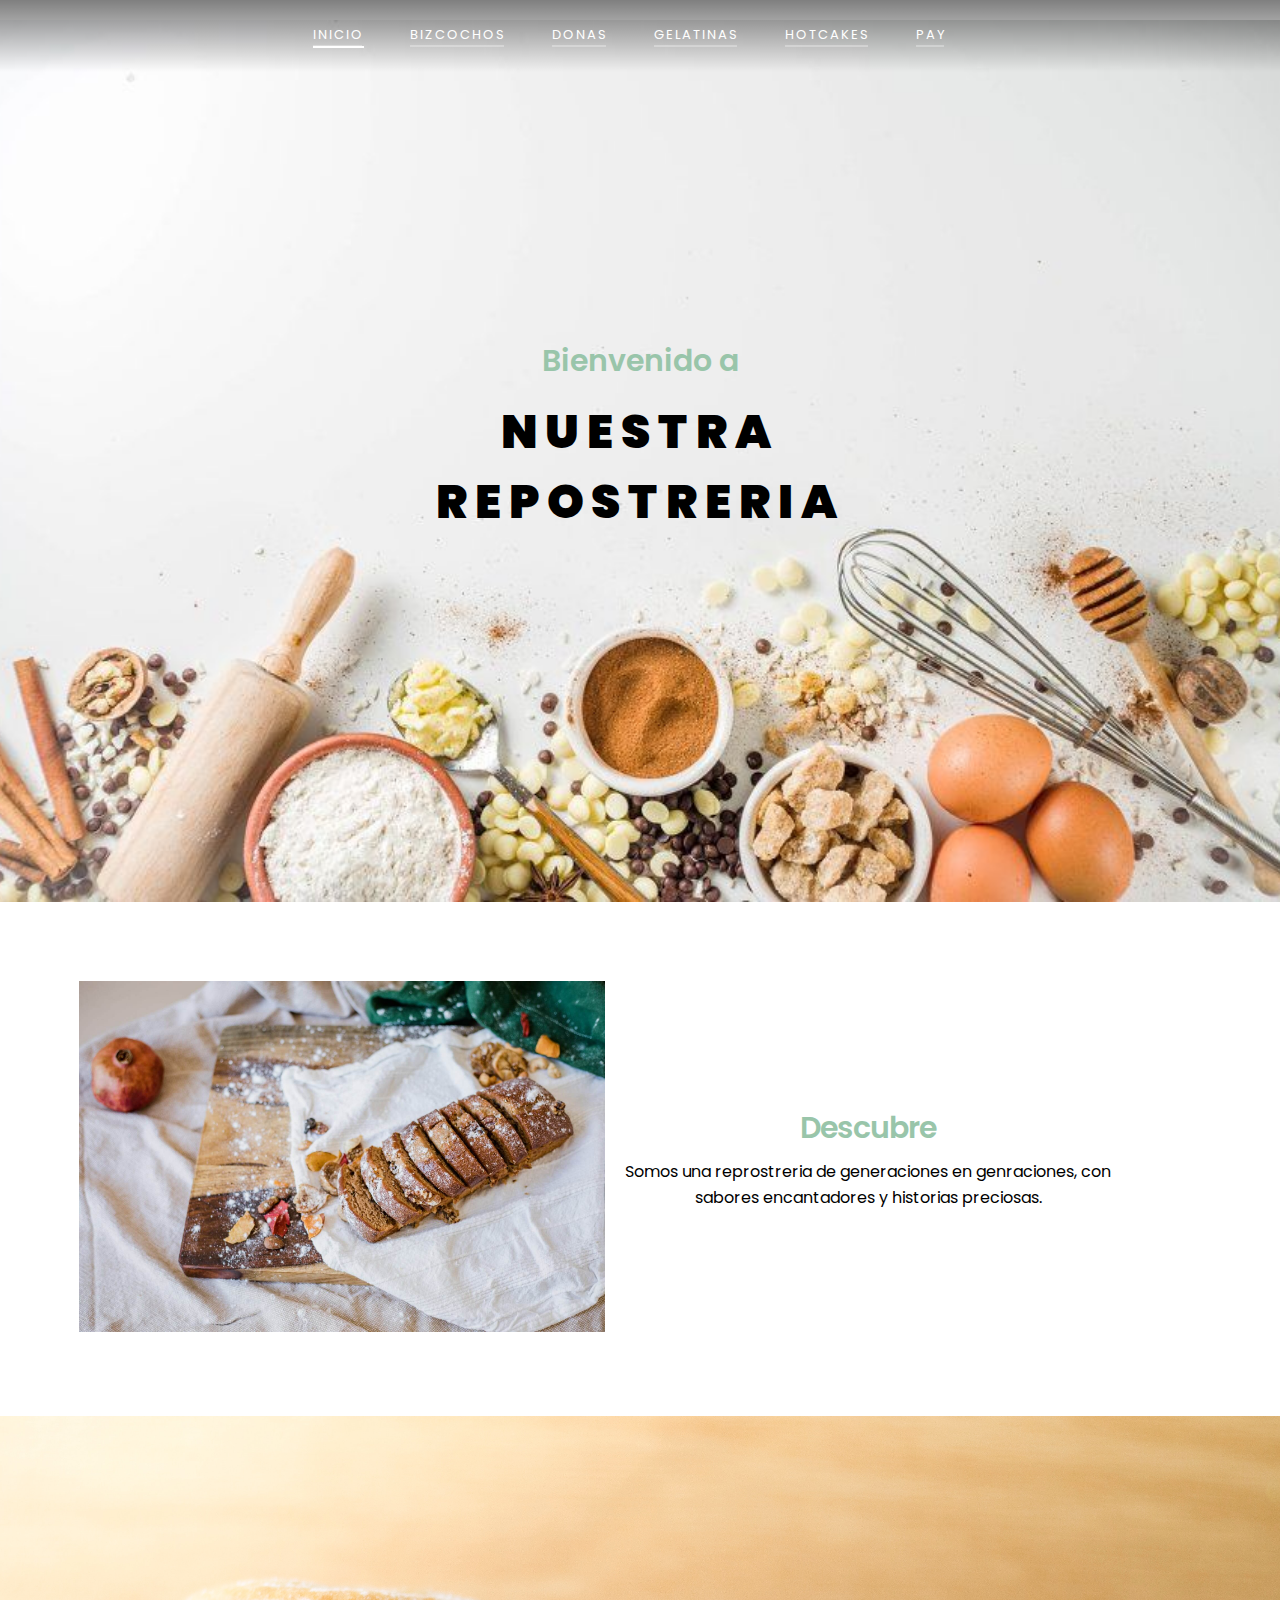
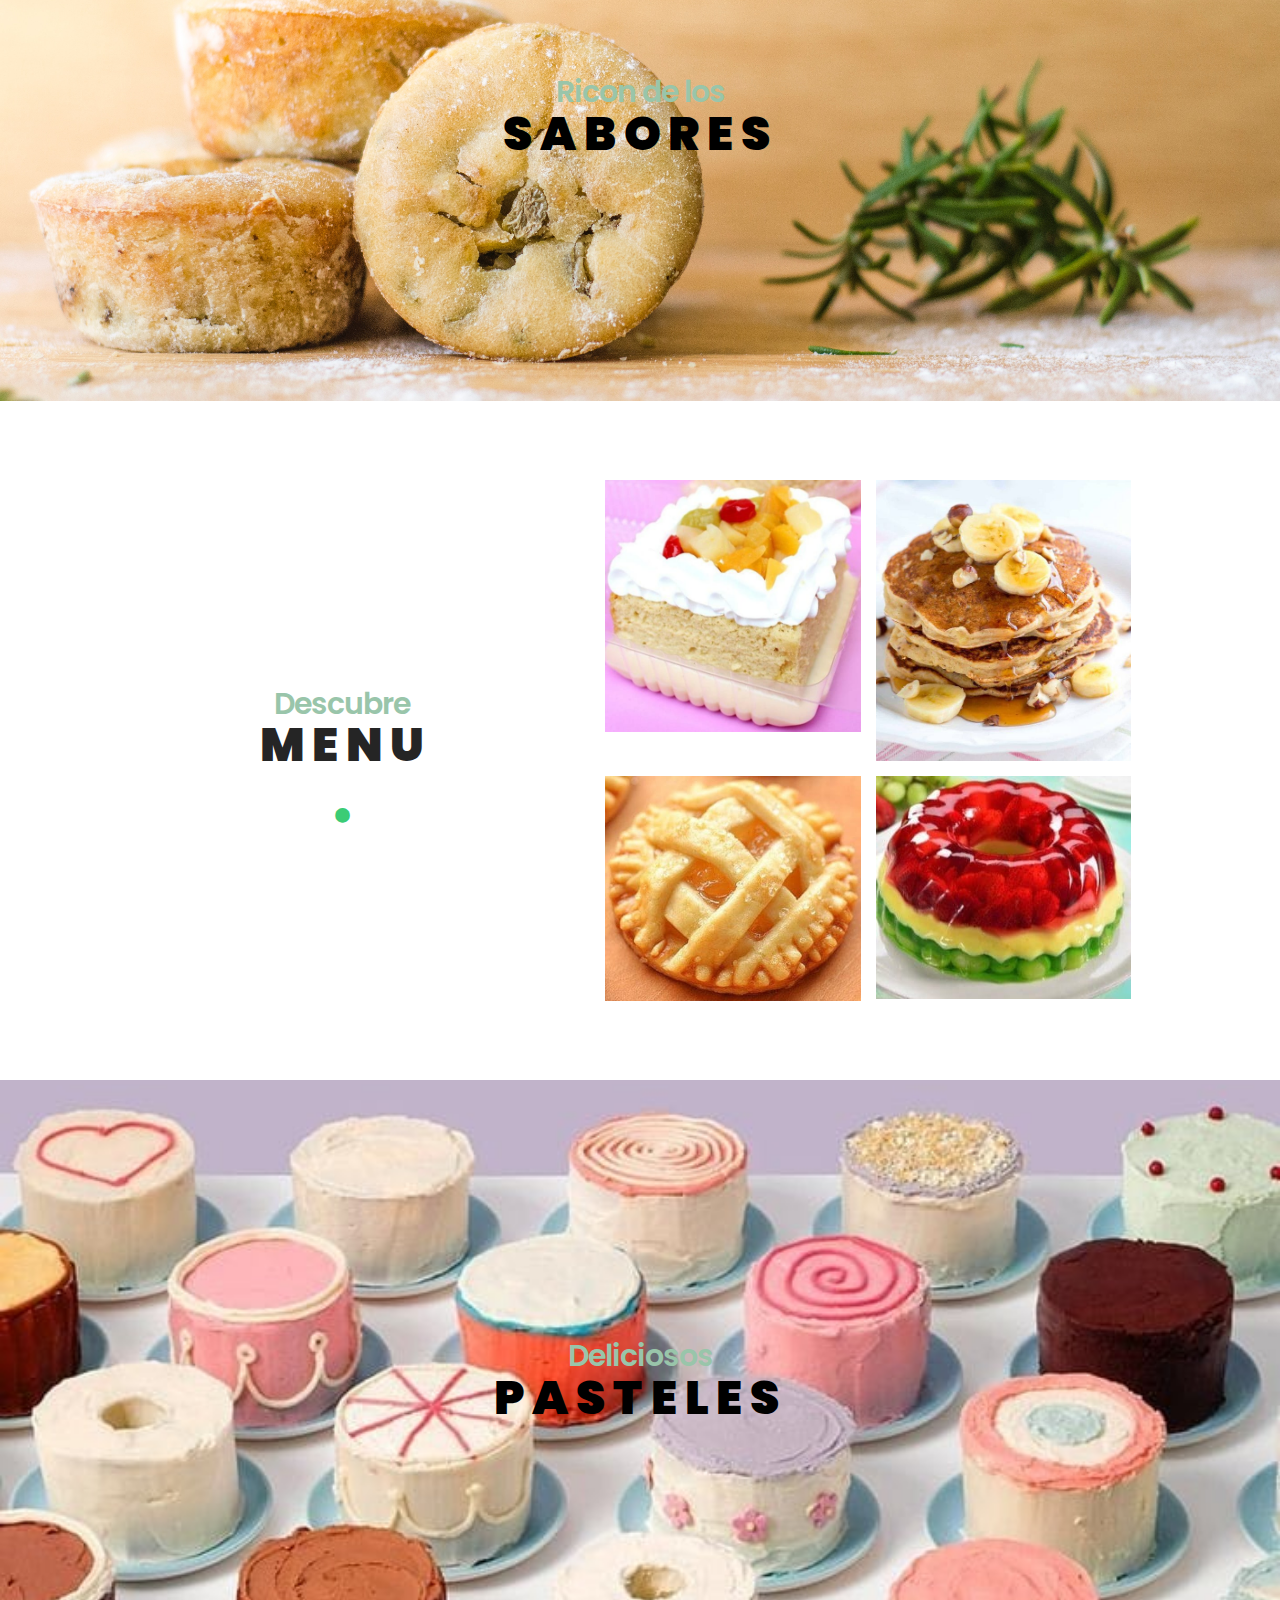
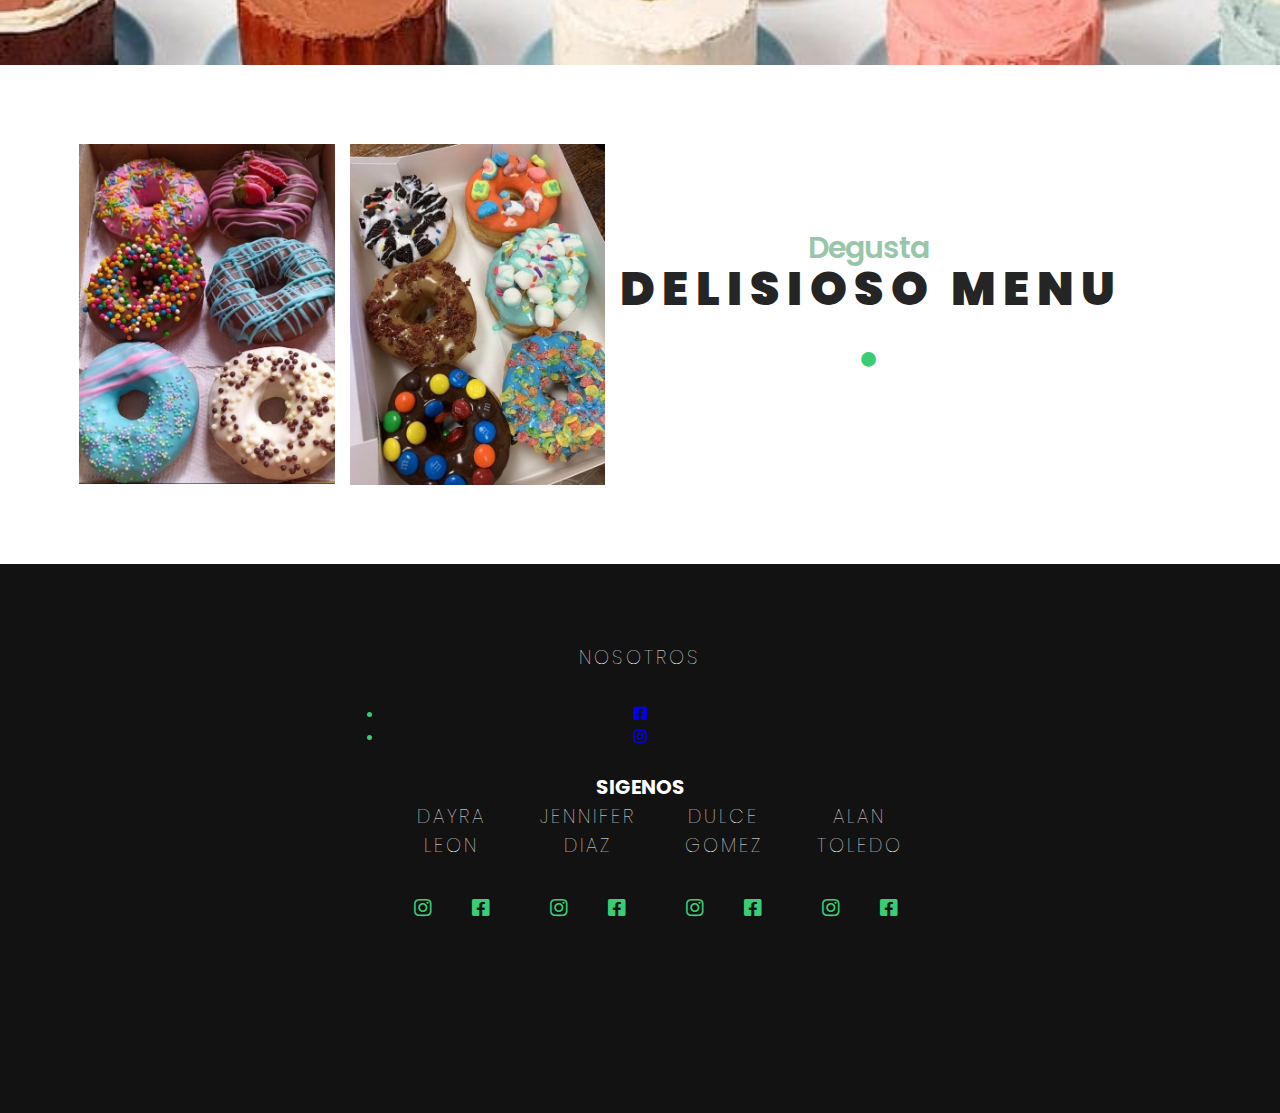
<file: index.html>
<!DOCTYPE html>
<html lang="en">
<head>
    <meta charset="UTF-8">
    <meta http-equiv="X-UA-Compatible" content="IE=edge">
    <meta name="viewport" content="width=device-width, initial-scale=1.0">
    <title>Restaurante</title>
    <link rel="stylesheet" href="https://cdnjs.cloudflare.com/ajax/libs/font-awesome/5.11.2/css/all.min.css">
    <link rel="stylesheet" href="css/style.css">
        <script type="text/javascript" src="js/funciones.js"></script>
    <a href="menu.html" class="nav-link">Menu</a>



</head>

<body>
    

    <header>
        <div class="containerr">
            <nav class="nav">
                <div class="menu-toggle">
                    <i class="fas fa-bars"></i>
                    <i class="fas fa-times"></i>
                </div>
                
                <ul class="nav-list" id="menu despegable">
                    <li class="nav-item">
                        <a href="index.html" class="nav-link active">Inicio</a>
                    </li>
                    <li class="nav-item">
                        <a href="menu.html" class="nav-link ">Bizcochos</a>
                    </li>
                    <li class="nav-item">
                        <a href="donas.html" class="nav-link ">Donas</a>
                    </li>
                    <li class="nav-item">
                        <a href="gala.html" class="nav-link ">Gelatinas</a>
                    </li>
                    <li class="nav-item">
                        <a href="cakes.html" class="nav-link ">HotCakes</a>
                    </li>
                    <li class="nav-item">
                        <a href="pies.html" class="nav-link ">Pay</a>
                    </li>
                </ul>
            </nav>
        </div>
    </header>


    <section class="hero" id="hero">
        <div class="containerr">
            <h2 class="h2-sub">
                <span class="fil">B</span>ienvenido a 
            </h2>
            <h1 class="head">Nuestra Repostreria</h1>
            <div class="he-des">
               
               
            </div>
        </div>
    </section>

    <section class="dis-sto">
        <div class="container">
            <div class="res-info">
                <div>
                    <img src="images/nosotros.jpg" >
                </div>
            
                <div class="res-des pad-rig">
                    <div class="global">
                        <h2 class="h2-sub">
                            <span class="fil">D</span>escubre
                        </h2>
                      
                        <div class="circle">
                       
                        </div>
                    </div>
                    
                    <p>
                    Somos una reprostreria
                    de generaciones en genraciones,
                    con sabores encantadores y historias
                    preciosas.
                    </p>
              

                </div>

            </div>
        </div>
    </section>


    <section class="taste bt">
        <div class="containerr">
            <div class="global">
                <h2 class="h2-sub">
                    <span class="fil">R</span>icon de los
                </h2>
                <h1 class="head">Sabores</h1>
            </div>
        </div>
    </section>


    <section class="disco">
        <div class="container">
            <div class="res-info">
                <div class="res-des">
                    <div class="global">
                        <h2 class="h2-sub">
                            <span class="fil">D</span>escubre
                        </h2>
                        <h1 class="head hea-dark">Menu</h1>
                        <div class="circle">
                            <i class="fas fa-circle"></i>
                        </div>
                    </div>
                  
                 
                </div>
                <div class="image-group pad-rig">
                    <img src="images/pass.jpg" alt="">
                    <img src="images/hott.jpg" alt="">
                    <img src="images/galleta.jpg" alt="">
                    <img src="images/lan.jpg" alt="">
                </div>

            </div>
        </div>
    </section>

    <section class="pb bt">
        <div class="containerr">
            <div class="global">
                <h2 class="h2-sub">
                    <span class="fil">D</span>eliciosos
                </h2>
                <h1 class="head">Pasteles</h1>
            </div>
        </div>
    </section>

    <section>
        <div class="container">
            <div class="res-info">

                <div class="image-group">
                    <img src="images/don.jpg" alt="">
                    <img src="images/onn.jpg" alt="">
                </div>
                <div class="res-des pad-rig">
                    <div class="global">
                        <h2 class="h2-sub">
                            <span class="fil">D</span>egusta
                        </h2>
                        <h1 class="head hea-dark">Delisioso menu</h1>
                        <div class="circle">
                            <i class="fas fa-circle"></i>
                        </div>
                    </div>
                   
                   
                </div>

            </div>
        </div>
    </section>


    <footer>
        <div class="container">
            <div class="footer-content">

                <div class="footer-content-about">
                    <h4>Nosotros</h4>
                    <div class="circle">
                        <li>
                            <a href="https://www.facebook.com/profile.php?id=100093002642078&mibextid=ZbWKwL"><i class="fab fa-facebook-square"></i></a>
                        </li>
                        <li>
                            <a href="https://instagram.com/elri_ncondelospostres?igshid=NTc4MTIwNjQ2YQ=="><i class="fab fa-instagram"></i></a>
                        </li>
                        
                       
                    </ul>   
                    </div>
                    <div>
                        <h1>SIGENOS</h1>
                    </div>
                <div class="footer-div">
                    <div class="social-media">
                       
                        <h4>dayra leon</h4>
                        <ul class="social-icons">
                            <li>
                                <a href="https://instagram.com/day_lizd?igshid=MzNlNGNkZWQ4Mg=="><i class="fab fa-instagram"></i></a>
                            </li>
                            <li>
                                <a href="https://www.facebook.com/lizbeth.leon.37604?mibextid=ZbWKwL"><i class="fab fa-facebook-square"></i></a>
                            </li>
                              
                          
                    </div>
                    <div>
                        <div class="footer-div">
                            <div class="social-media">
                                <h4>Jennifer diaz</h4>
                                <ul class="social-icons">
                                    
                                    <li>
                                        <a href="https://instagram.com/jenni.bg?igshid=MzNlNGNkZWQ4Mg=="><i class="fab fa-instagram"></i></a>
                                    </li>
                                    <li>
                                        <a href="https://www.facebook.com/jenni.diazgordillo?mibextid=ZbWKwL"><i class="fab fa-facebook-square"></i></a>
                                    </li>
                                   
                      
                    </div>

                </div>

            </div>
            <div class="footer-div">
                <div class="social-media">
                    <h4>Dulce Gomez</h4>
                    <ul class="social-icons">
                        
                        <li>
                            <a href="https://instagram.com/dulcemartinez.1?igshid=MzNlNGNkZWQ4Mg=="><i class="fab fa-instagram"></i></a>
                        </li>
                        <li>
                            <a href="https://www.facebook.com/profile.php?id=100024989650439&mibextid=ZbWKwL"><i class="fab fa-facebook-square"></i></a>
                        </li>
                             
                    </div>

                </div>
                <div class="footer-div">
                    <div class="social-media">
                        <h4>Alan Toledo</h4>
                        <ul class="social-icons">
                            
                            <li>
                                <a href="https://instagram.com/alantoledo85?igshid=ZGUzMzM3NWJiOQ=="><i class="fab fa-instagram"></i></a>
                            </li>
                            <li>
                                <a href="https://www.facebook.com/profile.php?id=100084521655590&mibextid=ZbWKwL"><i class="fab fa-facebook-square"></i></a>
                            </li>
                                 
                        </div>
    
                    </div>
                
                       
        </div>
    </footer>

    <script>

        const selectElement = function(element) {
            return document.querySelector(element);
        }


        let menuToggle = selectElement('.menu-toggle');
        let body = selectElement('body');

        menuToggle.addEventListener('click', function(){
            body.classList.toggle('open');
        })

    </script>
	<div class="fb-comments" data-href="https://dulcemargo01.github.io/RILU/" data-width="100%" data-numposts="5"></div>
    
</body>
</html>
</file>
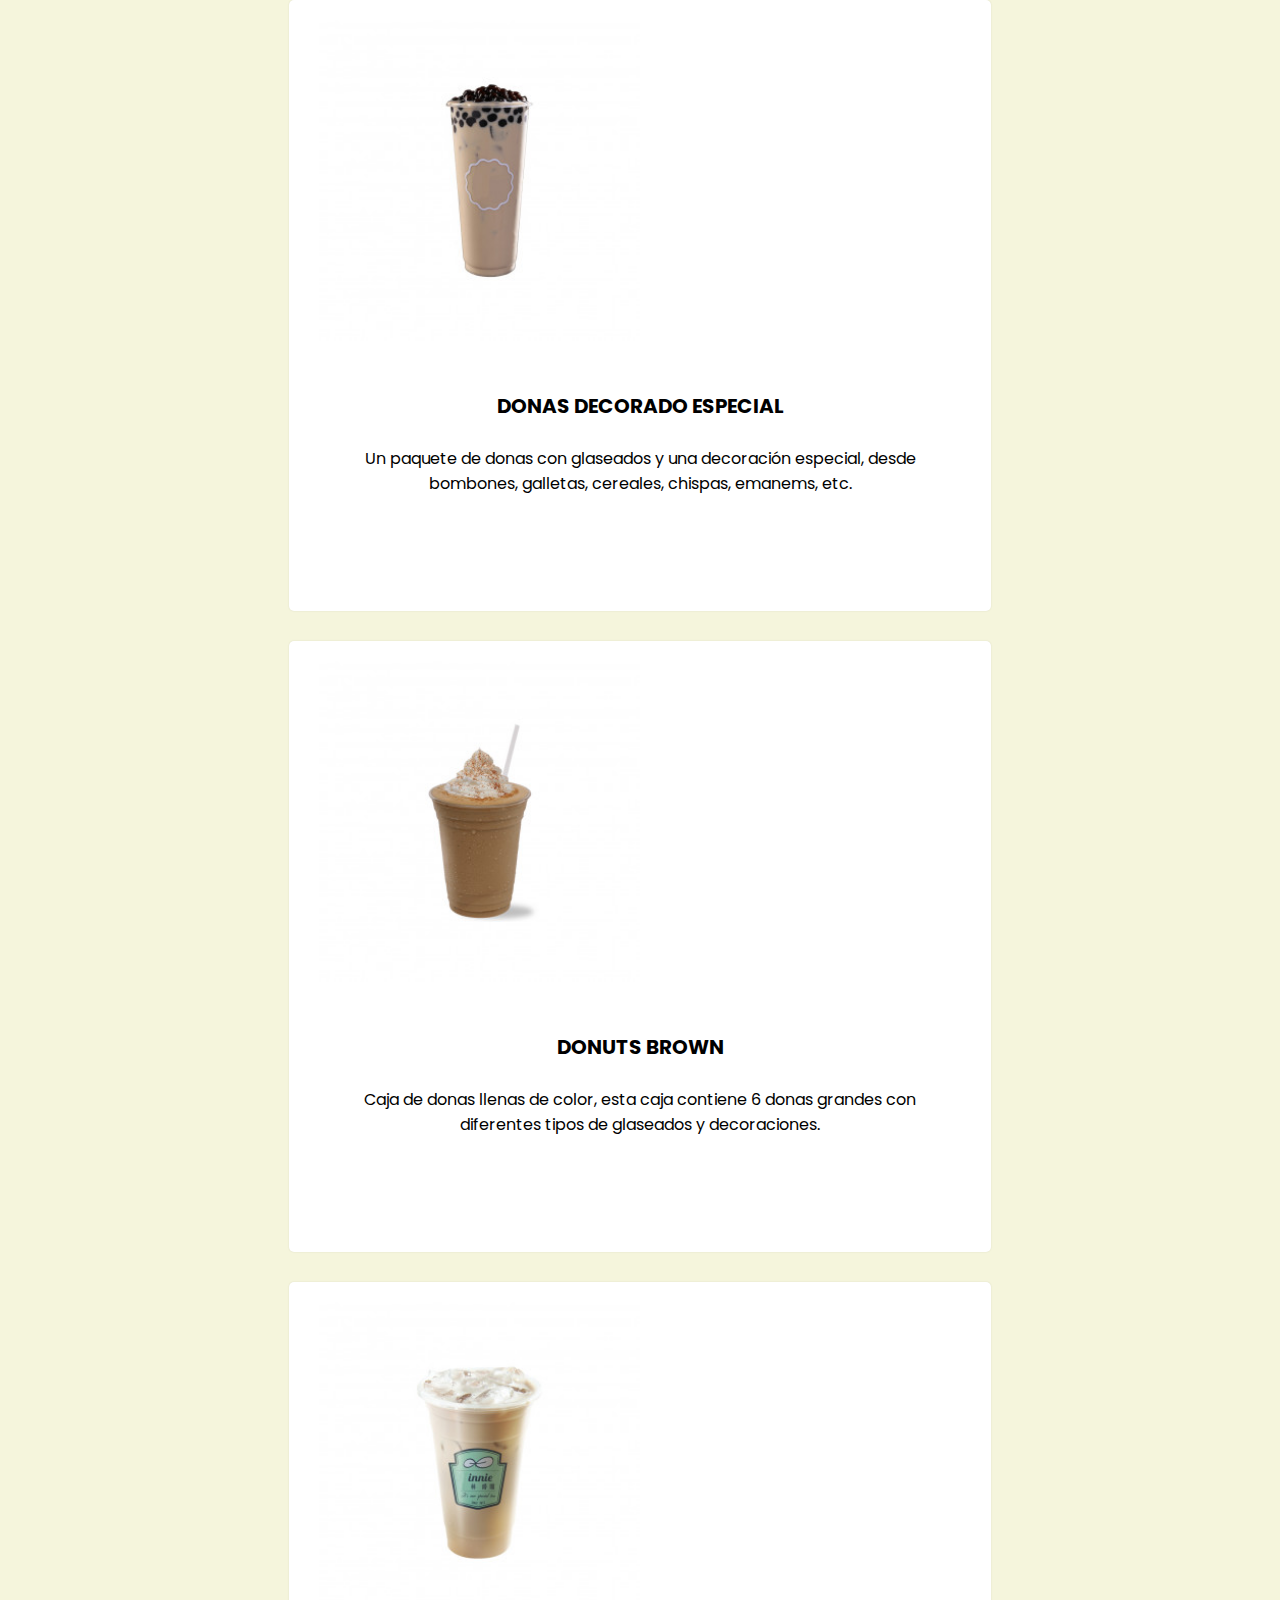
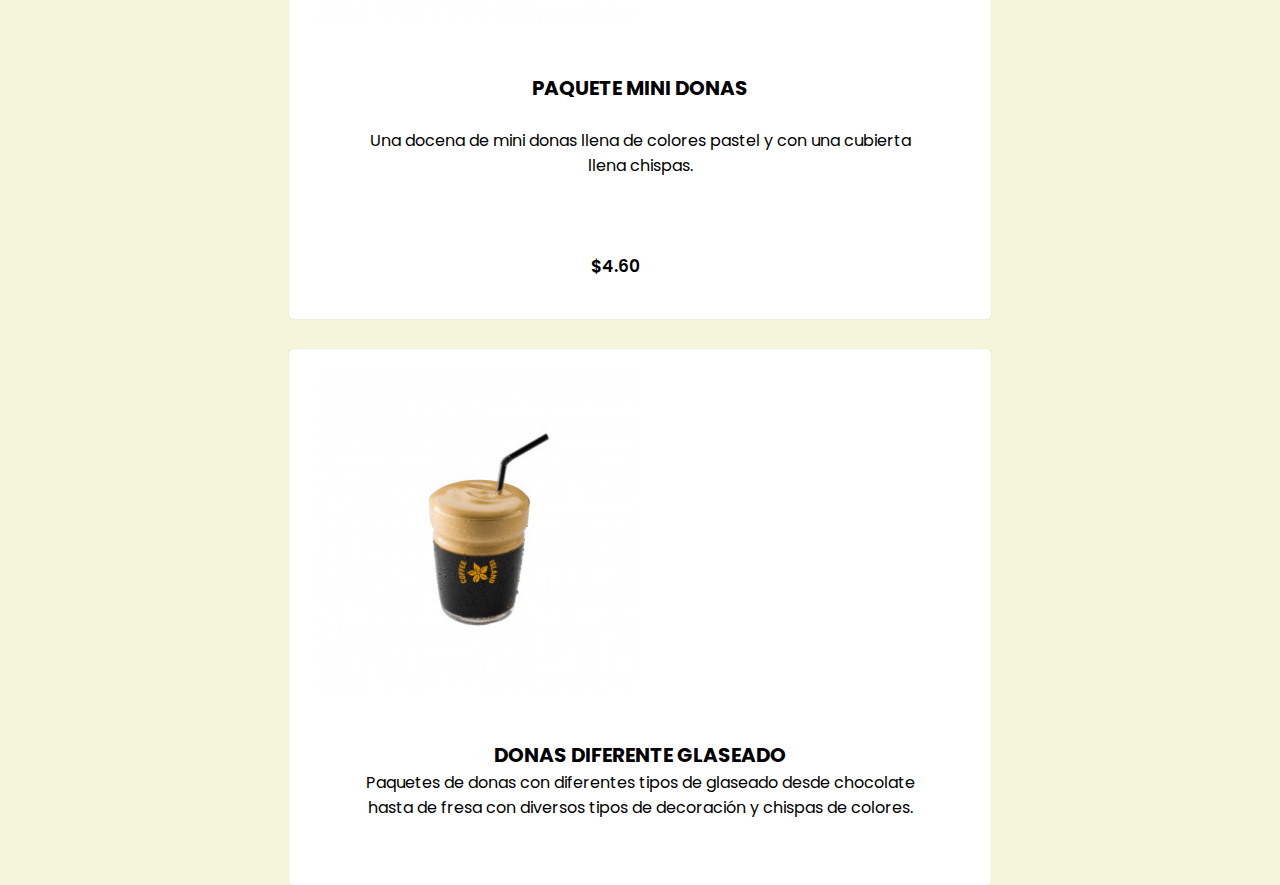
<file: bebidas.html>
<!DOCTYPE html>
<html lang="en">
<head>
	<meta charset="UTF-8">
	<meta http-equiv="X-UA-Compatible" content="IE=edge">
	<meta name="viewport" content="width=device-width, initial-scale=1.0">
	<link rel="stylesheet" href="css/menu.css">
	<title>Document</title>
</head>
<style>
    body
    {
        background: beige;
    }
</style>
<body>

	<div class="container">
        <div class="productos">
            <div class="container-img">
                <img src="images/cafe-ingles.jpg" alt="Cafe Irish">
                <div class="texto">
                    <h1>DONAS DECORADO ESPECIAL</h1>
                    <p>	
                        <br>Un paquete de donas con glaseados y una decoración especial, desde bombones, galletas, cereales, chispas, emanems, etc.
                        </p>
                </div>
                <span class="discount">-13%</span>
                <div class="button">
                    <span>
                        <i class="fa-regular fa-eye"></i>
                    </span>
                    <span>
                        <i class="fa-regular fa-heart"></i>
                    </span>
                    <span>
                        <i class="fa-regular fa-code-compare"></i>
                    </span>
                </div>
            </div> 
            <div class="contenido">
                <div class="stars">
                  
                </div>
               
                <span class="add-cart">
                    
                    <i class="fa-solid fa-basket-shopping"></i>
                </span>
            
            </div>       
        </div>
    
        <div class="productos">
            <div class="container-img">
              
                <img src="images/cafe-irish.jpg" alt="Cafe Irish">
                <div class="texto">
                    
                    <h1>DONUTS BROWN</h1>
                    <p>	
                        <br>Caja de donas llenas de color, esta caja contiene 6 donas grandes con diferentes tipos de glaseados y decoraciones.

                        </p>  
                </div>
                
                <span class="discount">-13%</span>
                <div class="button">
                    <span>
                        <i class="fa-regular fa-eye"></i>
                    </span>
                    <span>
                        <i class="fa-regular fa-heart"></i>
                    </span>
                    <span>
                        <i class="fa-regular fa-code-compare"></i>
                    </span>
                </div>
            </div> 
            <div class="contenido">
                <div class="stars">
                  
                </div>
             
                <span class="add-cart">
                    
                    <i class="fa-solid fa-basket-shopping"></i>
                </span>
              
            </div>       
            </div>
    
        <div class="productos">
        <div class="container-img">
            <img src="images/cafe-liqueurs.jpg" alt="Cafe Irish">
            <div class="texto">
                    <h1>PAQUETE MINI DONAS</h1>
                <p>
                    <br>Una docena de mini donas llena de colores pastel y con una cubierta llena chispas.
                </p>
            </div>
            <span class="discount">-13%</span>
            <div class="button">
                <span>
                    <i class="fa-regular fa-eye"></i>
                </span>
                <span>
                    <i class="fa-regular fa-heart"></i>
                </span>
                <span>
                    <i class="fa-regular fa-code-compare"></i>
                </span>
            </div>
        </div> 
        <div class="contenido">
            <div class="stars">
              
            </div>
            <span class="add-cart">
                
                <i class="fa-solid fa-basket-shopping"></i>
            </span>
            <p class="price">$4.60 </p>
        </div>       
        </div>
        

        <div class="productos">
        <div class="container-img">
            <img src="images/cafe-helado.jpg" alt="Cafe Irish">
            <div class="texto">
                <h1>DONAS DIFERENTE GLASEADO</h1>
                <p>Paquetes de donas con diferentes tipos de glaseado desde chocolate hasta de fresa con diversos tipos de decoración y chispas de colores.</p>
            </div>
            <span class="discount">-13%</span>
            <div class="button">
                <span>
                    <i class="fa-regular fa-eye"></i>
                </span>
                <span>
                    <i class="fa-regular fa-heart"></i>
                </span>
                <span>
                    <i class="fa-regular fa-code-compare"></i>
                </span>
            </div>
        </div> 
       
    </div>
</body>
</html>

</body>
</html>
</file>
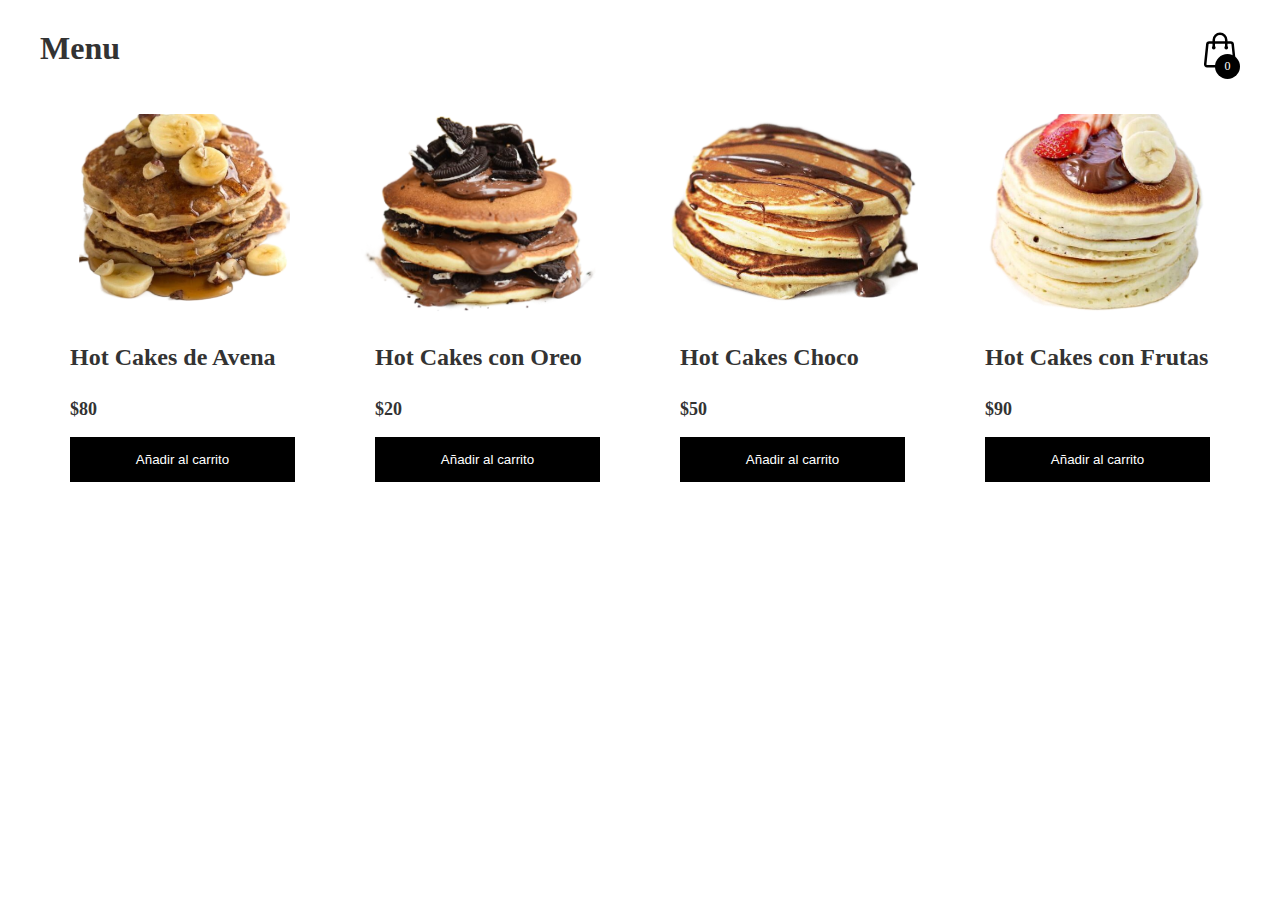
<file: cakes.html>
<!DOCTYPE html>
<html lang="en">
	<head>
		<meta charset="UTF-8" />
		<meta http-equiv="X-UA-Compatible" content="IE=edge" />
		<meta
			name="viewport"
			content="width=device-width, initial-scale=1.0"
		/>
		
		<link rel="stylesheet" href="estilo.css" />
	</head>
	<body>
		<header>
			<h1>Menu</h1>

			<div class="container-icon">
				<div class="container-cart-icon">
					<svg
						xmlns="http://www.w3.org/2000/svg"
						fill="none"
						viewBox="0 0 24 24"
						stroke-width="1.5"
						stroke="currentColor"
						class="icon-cart"
					>
						<path
							stroke-linecap="round"
							stroke-linejoin="round"
							d="M15.75 10.5V6a3.75 3.75 0 10-7.5 0v4.5m11.356-1.993l1.263 12c.07.665-.45 1.243-1.119 1.243H4.25a1.125 1.125 0 01-1.12-1.243l1.264-12A1.125 1.125 0 015.513 7.5h12.974c.576 0 1.059.435 1.119 1.007zM8.625 10.5a.375.375 0 11-.75 0 .375.375 0 01.75 0zm7.5 0a.375.375 0 11-.75 0 .375.375 0 01.75 0z"
						/>
					</svg>
					<div class="count-products">
						<span id="contador-productos">0</span>
					</div>
				</div>

				<div class="container-cart-products hidden-cart">
					<div class="row-product hidden">
						<div class="cart-product">
							<div class="info-cart-product">
								<span class="cantidad-producto-carrito">1</span>
								<p class="titulo-producto-carrito">Zapatos Nike</p>
								<span class="precio-producto-carrito">$80</span>
							</div>
							<svg
								xmlns="http://www.w3.org/2000/svg"
								fill="none"
								viewBox="0 0 24 24"
								stroke-width="1.5"
								stroke="currentColor"
								class="icon-close"
							>
								<path
									stroke-linecap="round"
									stroke-linejoin="round"
									d="M6 18L18 6M6 6l12 12"
								/>
							</svg>
						</div>
					</div>

					<div class="cart-total hidden">
						<h3>Total:</h3>
						<span class="total-pagar">$200</span>
					</div>
					<p class="cart-empty">El carrito está vacío</p>
				</div>
			</div>
		</header>
		
				</figure>
<div class="container-items">
			<div class="item">
				<figure>
					<img
						src="images/hot.png"
						alt="producto"
					/>
				</figure>
				<div class="info-product">
					<h2>Hot Cakes de Avena</h2>
					<p class="price">$80</p>
					<button class="btn-add-cart">Añadir al carrito</button>
				</div>
			</div>
			<div class="item">
				<figure>
					<img
						src="images/or.png"
						alt="producto"
					/>
				</figure>
				<div class="info-product">
					<h2>Hot Cakes con Oreo</h2>
					<p class="price">$20</p>
					<button class="btn-add-cart">Añadir al carrito</button>
				</div>
			</div>
			<div class="item">
				<figure>
					<img
						src="images/nan.png"
						alt="producto"
					/>
				</figure>
				<div class="info-product">
					<h2>Hot Cakes Choco</h2>
					<p class="price">$50</p>
					<button class="btn-add-cart">Añadir al carrito</button>
				</div>
			</div>
			<div class="item">
				<figure>
					<img
						src="images/cak.png"
						alt="producto"
					/>
				</figure>
				<div class="info-product">
					<h2>Hot Cakes con Frutas</h2>
					<p class="price">$90</p>
					<button class="btn-add-cart">Añadir al carrito</button>
				</div>
			</div>


		<script src="fun.js"></script>
	</body>
</html>
</file>
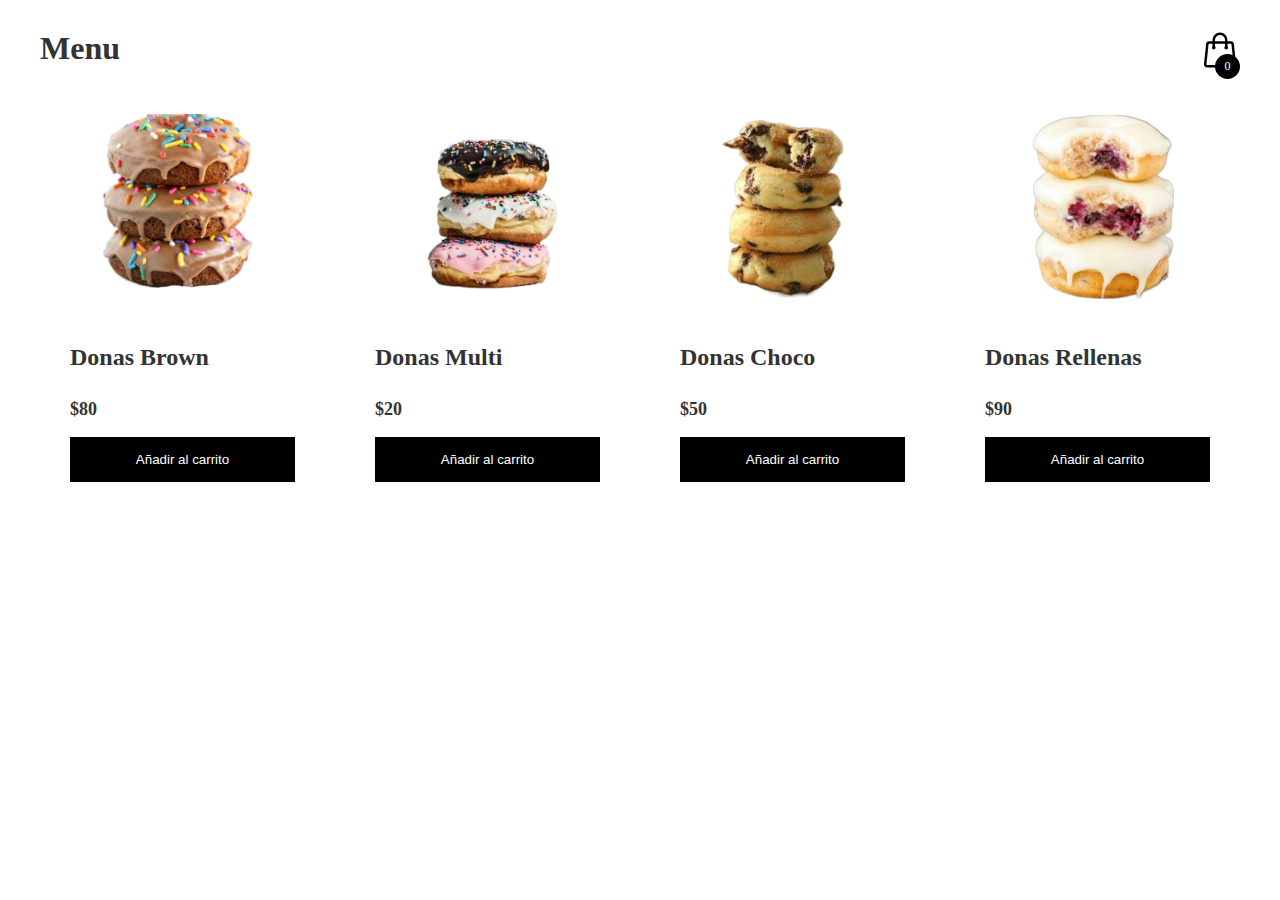
<file: donas.html>
<!DOCTYPE html>
<html lang="en">
	<head>
		<meta charset="UTF-8" />
		<meta http-equiv="X-UA-Compatible" content="IE=edge" />
		<meta
			name="viewport"
			content="width=device-width, initial-scale=1.0"
		/>
		
		<link rel="stylesheet" href="estilo.css" />
	</head>
	<body>
		<header>
			<h1>Menu</h1>

			<div class="container-icon">
				<div class="container-cart-icon">
					<svg
						xmlns="http://www.w3.org/2000/svg"
						fill="none"
						viewBox="0 0 24 24"
						stroke-width="1.5"
						stroke="currentColor"
						class="icon-cart"
					>
						<path
							stroke-linecap="round"
							stroke-linejoin="round"
							d="M15.75 10.5V6a3.75 3.75 0 10-7.5 0v4.5m11.356-1.993l1.263 12c.07.665-.45 1.243-1.119 1.243H4.25a1.125 1.125 0 01-1.12-1.243l1.264-12A1.125 1.125 0 015.513 7.5h12.974c.576 0 1.059.435 1.119 1.007zM8.625 10.5a.375.375 0 11-.75 0 .375.375 0 01.75 0zm7.5 0a.375.375 0 11-.75 0 .375.375 0 01.75 0z"
						/>
					</svg>
					<div class="count-products">
						<span id="contador-productos">0</span>
					</div>
				</div>

				<div class="container-cart-products hidden-cart">
					<div class="row-product hidden">
						<div class="cart-product">
							<div class="info-cart-product">
								<span class="cantidad-producto-carrito">1</span>
								<p class="titulo-producto-carrito">Zapatos Nike</p>
								<span class="precio-producto-carrito">$80</span>
							</div>
							<svg
								xmlns="http://www.w3.org/2000/svg"
								fill="none"
								viewBox="0 0 24 24"
								stroke-width="1.5"
								stroke="currentColor"
								class="icon-close"
							>
								<path
									stroke-linecap="round"
									stroke-linejoin="round"
									d="M6 18L18 6M6 6l12 12"
								/>
							</svg>
						</div>
					</div>

					<div class="cart-total hidden">
						<h3>Total:</h3>
						<span class="total-pagar">$200</span>
					</div>
					<p class="cart-empty">El carrito está vacío</p>
				</div>
			</div>
		</header>
		
				</figure>
<div class="container-items">
			<div class="item">
				<figure>
					<img
						src="images/co.png"
						alt="producto"
					/>
				</figure>
				<div class="info-product">
					<h2>Donas Brown</h2>
					<p class="price">$80</p>
					<button class="btn-add-cart">Añadir al carrito</button>
				</div>
			</div>
			<div class="item">
				<figure>
					<img
						src="images/tre.png"
						alt="producto"
					/>
				</figure>
				<div class="info-product">
					<h2>Donas Multi</h2>
					<p class="price">$20</p>
					<button class="btn-add-cart">Añadir al carrito</button>
				</div>
			</div>
			<div class="item">
				<figure>
					<img
						src="images/cho.png"
						alt="producto"
					/>
				</figure>
				<div class="info-product">
					<h2>Donas Choco</h2>
					<p class="price">$50</p>
					<button class="btn-add-cart">Añadir al carrito</button>
				</div>
			</div>
			<div class="item">
				<figure>
					<img
						src="images/re.png"
						alt="producto"
					/>
				</figure>
				<div class="info-product">
					<h2>Donas Rellenas</h2>
					<p class="price">$90</p>
					<button class="btn-add-cart">Añadir al carrito</button>
				</div>
			</div>


		<script src="fun.js"></script>
	</body>
</html>
</file>
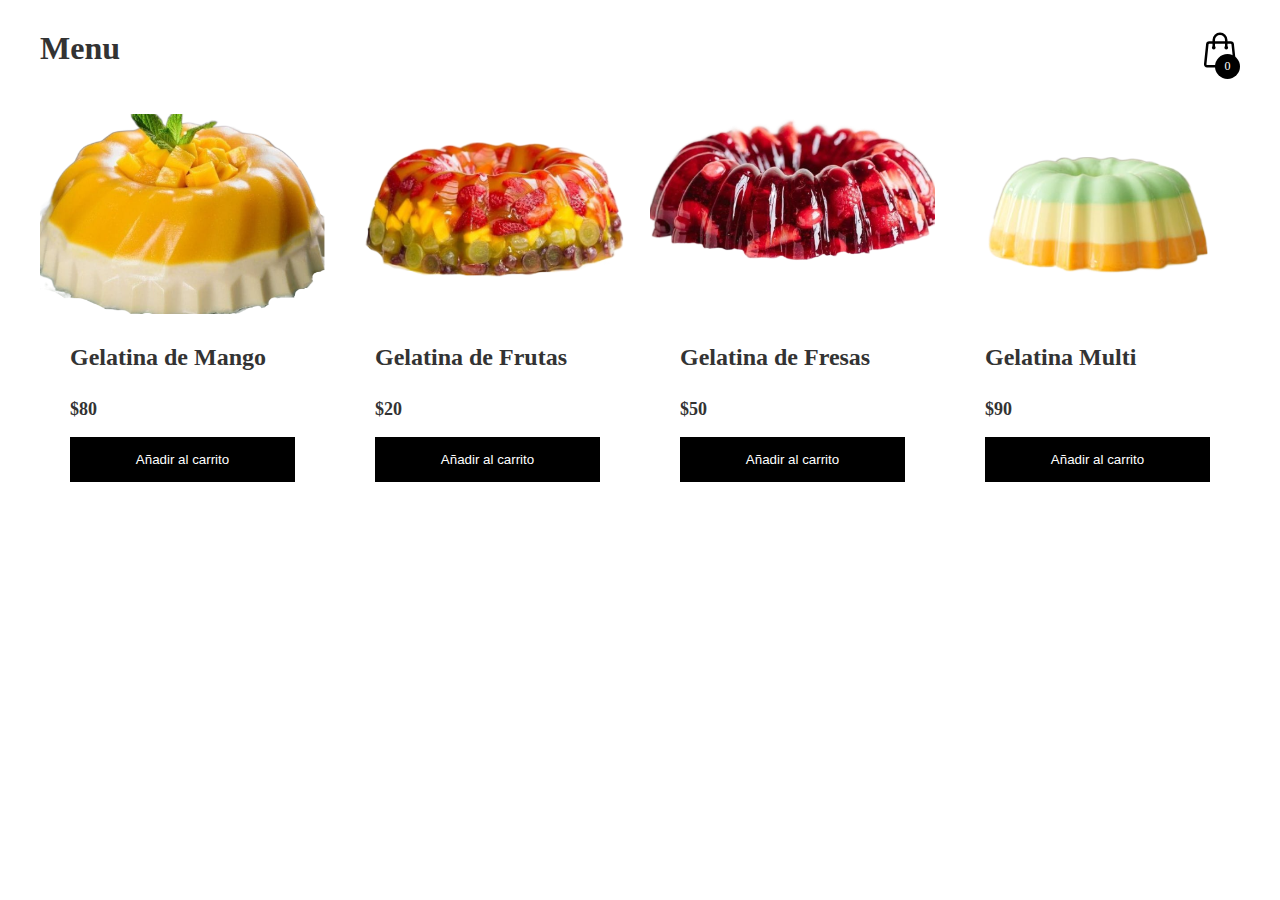
<file: gala.html>
<!DOCTYPE html>
<html lang="en">
	<head>
		<meta charset="UTF-8" />
		<meta http-equiv="X-UA-Compatible" content="IE=edge" />
		<meta
			name="viewport"
			content="width=device-width, initial-scale=1.0"
		/>
		
		<link rel="stylesheet" href="estilo.css" />
	</head>
	<body>
		<header>
			<h1>Menu</h1>

			<div class="container-icon">
				<div class="container-cart-icon">
					<svg
						xmlns="http://www.w3.org/2000/svg"
						fill="none"
						viewBox="0 0 24 24"
						stroke-width="1.5"
						stroke="currentColor"
						class="icon-cart"
					>
						<path
							stroke-linecap="round"
							stroke-linejoin="round"
							d="M15.75 10.5V6a3.75 3.75 0 10-7.5 0v4.5m11.356-1.993l1.263 12c.07.665-.45 1.243-1.119 1.243H4.25a1.125 1.125 0 01-1.12-1.243l1.264-12A1.125 1.125 0 015.513 7.5h12.974c.576 0 1.059.435 1.119 1.007zM8.625 10.5a.375.375 0 11-.75 0 .375.375 0 01.75 0zm7.5 0a.375.375 0 11-.75 0 .375.375 0 01.75 0z"
						/>
					</svg>
					<div class="count-products">
						<span id="contador-productos">0</span>
					</div>
				</div>

				<div class="container-cart-products hidden-cart">
					<div class="row-product hidden">
						<div class="cart-product">
							<div class="info-cart-product">
								<span class="cantidad-producto-carrito">1</span>
								<p class="titulo-producto-carrito">Zapatos Nike</p>
								<span class="precio-producto-carrito">$80</span>
							</div>
							<svg
								xmlns="http://www.w3.org/2000/svg"
								fill="none"
								viewBox="0 0 24 24"
								stroke-width="1.5"
								stroke="currentColor"
								class="icon-close"
							>
								<path
									stroke-linecap="round"
									stroke-linejoin="round"
									d="M6 18L18 6M6 6l12 12"
								/>
							</svg>
						</div>
					</div>

					<div class="cart-total hidden">
						<h3>Total:</h3>
						<span class="total-pagar">$200</span>
					</div>
					<p class="cart-empty">El carrito está vacío</p>
				</div>
			</div>
		</header>
		
				</figure>
<div class="container-items">
			<div class="item">
				<figure>
					<img
						src="images/flaa.png"
						alt="producto"
					/>
				</figure>
				<div class="info-product">
					<h2>Gelatina de Mango</h2>
					<p class="price">$80</p>
					<button class="btn-add-cart">Añadir al carrito</button>
				</div>
			</div>
			<div class="item">
				<figure>
					<img
						src="images/g.png"
						alt="producto"
					/>
				</figure>
				<div class="info-product">
					<h2>Gelatina de Frutas</h2>
					<p class="price">$20</p>
					<button class="btn-add-cart">Añadir al carrito</button>
				</div>
			</div>
			<div class="item">
				<figure>
					<img
						src="images/fra.png"
						alt="producto"
					/>
				</figure>
				<div class="info-product">
					<h2>Gelatina de Fresas</h2>
					<p class="price">$50</p>
					<button class="btn-add-cart">Añadir al carrito</button>
				</div>
			</div>
			<div class="item">
				<figure>
					<img
						src="images/multi.png"
						alt="producto"
					/>
				</figure>
				<div class="info-product">
					<h2>Gelatina Multi</h2>
					<p class="price">$90</p>
					<button class="btn-add-cart">Añadir al carrito</button>
				</div>
			</div>


		<script src="fun.js"></script>
	</body>
</html>
</file>
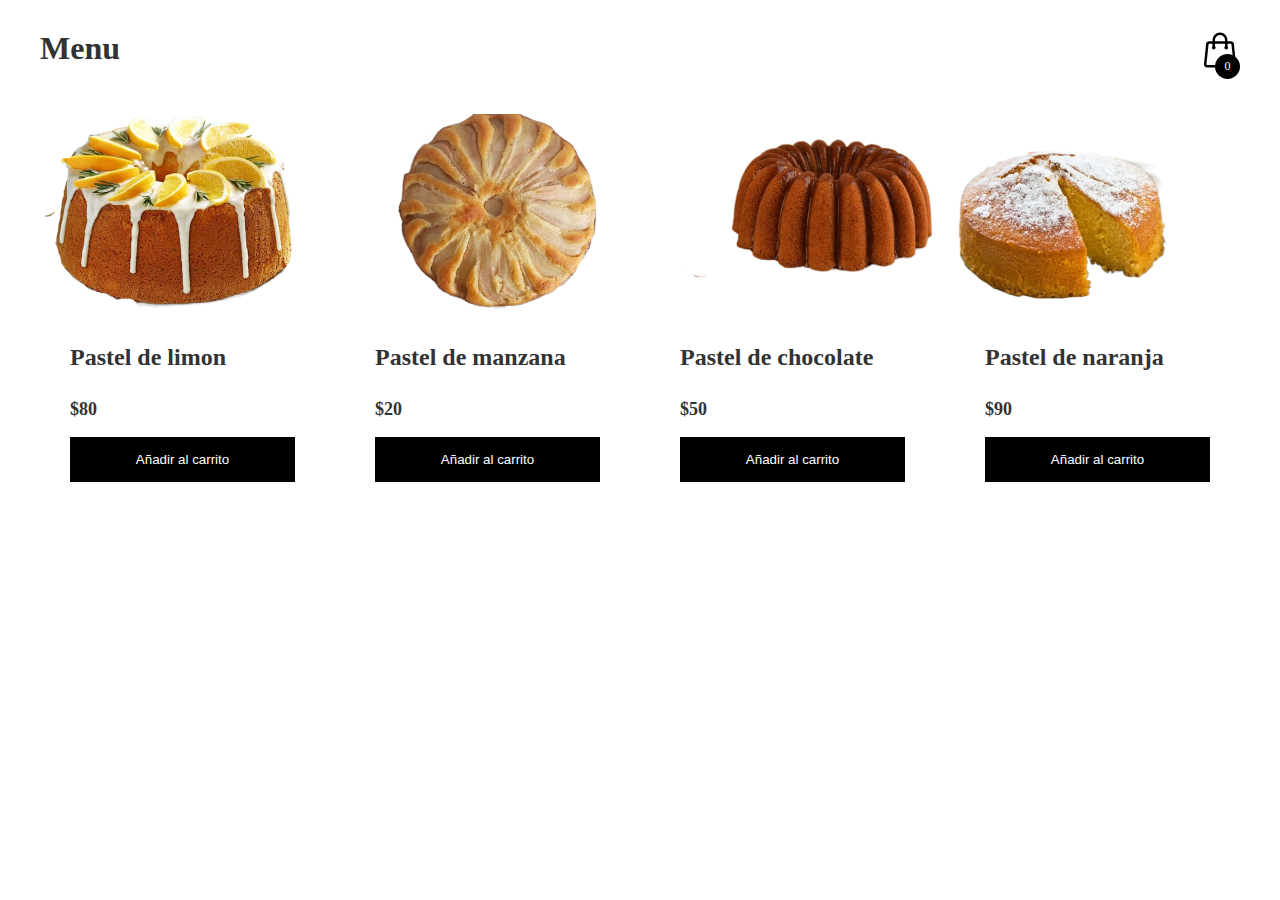
<file: menu.html>
<!DOCTYPE html>
<html lang="en">
	<head>
		<meta charset="UTF-8" />
		<meta http-equiv="X-UA-Compatible" content="IE=edge" />
		<meta
			name="viewport"
			content="width=device-width, initial-scale=1.0"
		/>
		
		<link rel="stylesheet" href="estilo.css" />
	</head>
	<body>
		<header>
			<h1>Menu</h1>

			<div class="container-icon">
				<div class="container-cart-icon">
					<svg
						xmlns="http://www.w3.org/2000/svg"
						fill="none"
						viewBox="0 0 24 24"
						stroke-width="1.5"
						stroke="currentColor"
						class="icon-cart"
					>
						<path
							stroke-linecap="round"
							stroke-linejoin="round"
							d="M15.75 10.5V6a3.75 3.75 0 10-7.5 0v4.5m11.356-1.993l1.263 12c.07.665-.45 1.243-1.119 1.243H4.25a1.125 1.125 0 01-1.12-1.243l1.264-12A1.125 1.125 0 015.513 7.5h12.974c.576 0 1.059.435 1.119 1.007zM8.625 10.5a.375.375 0 11-.75 0 .375.375 0 01.75 0zm7.5 0a.375.375 0 11-.75 0 .375.375 0 01.75 0z"
						/>
					</svg>
					<div class="count-products">
						<span id="contador-productos">0</span>
					</div>
				</div>

				<div class="container-cart-products hidden-cart">
					<div class="row-product hidden">
						<div class="cart-product">
							<div class="info-cart-product">
								<span class="cantidad-producto-carrito">1</span>
								<p class="titulo-producto-carrito">Zapatos Nike</p>
								<span class="precio-producto-carrito">$80</span>
							</div>
							<svg
								xmlns="http://www.w3.org/2000/svg"
								fill="none"
								viewBox="0 0 24 24"
								stroke-width="1.5"
								stroke="currentColor"
								class="icon-close"
							>
								<path
									stroke-linecap="round"
									stroke-linejoin="round"
									d="M6 18L18 6M6 6l12 12"
								/>
							</svg>
						</div>
					</div>

					<div class="cart-total hidden">
						<h3>Total:</h3>
						<span class="total-pagar">$200</span>
					</div>
					<p class="cart-empty">El carrito está vacío</p>
				</div>
			</div>
		</header>
		
				</figure>
<div class="container-items">
			<div class="item">
				<figure>
					<img
						src="images/nar.png"
						alt="producto"
					/>
				</figure>
				<div class="info-product">
					<h2>Pastel de limon</h2>
					<p class="price">$80</p>
					<button class="btn-add-cart">Añadir al carrito</button>
				</div>
			</div>
			<div class="item">
				<figure>
					<img
						src="images/manzana.png"
						alt="producto"
					/>
				</figure>
				<div class="info-product">
					<h2>Pastel de manzana</h2>
					<p class="price">$20</p>
					<button class="btn-add-cart">Añadir al carrito</button>
				</div>
			</div>
			<div class="item">
				<figure>
					<img
						src="images/pastel.png"
						alt="producto"
					/>
				</figure>
				<div class="info-product">
					<h2>Pastel de chocolate</h2>
					<p class="price">$50</p>
					<button class="btn-add-cart">Añadir al carrito</button>
				</div>
			</div>
			<div class="item">
				<figure>
					<img
						src="images/naran.png"
						alt="producto"
					/>
				</figure>
				<div class="info-product">
					<h2>Pastel de naranja</h2>
					<p class="price">$90</p>
					<button class="btn-add-cart">Añadir al carrito</button>
				</div>
			</div>


		<script src="fun.js"></script>
	</body>
</html>
</file>
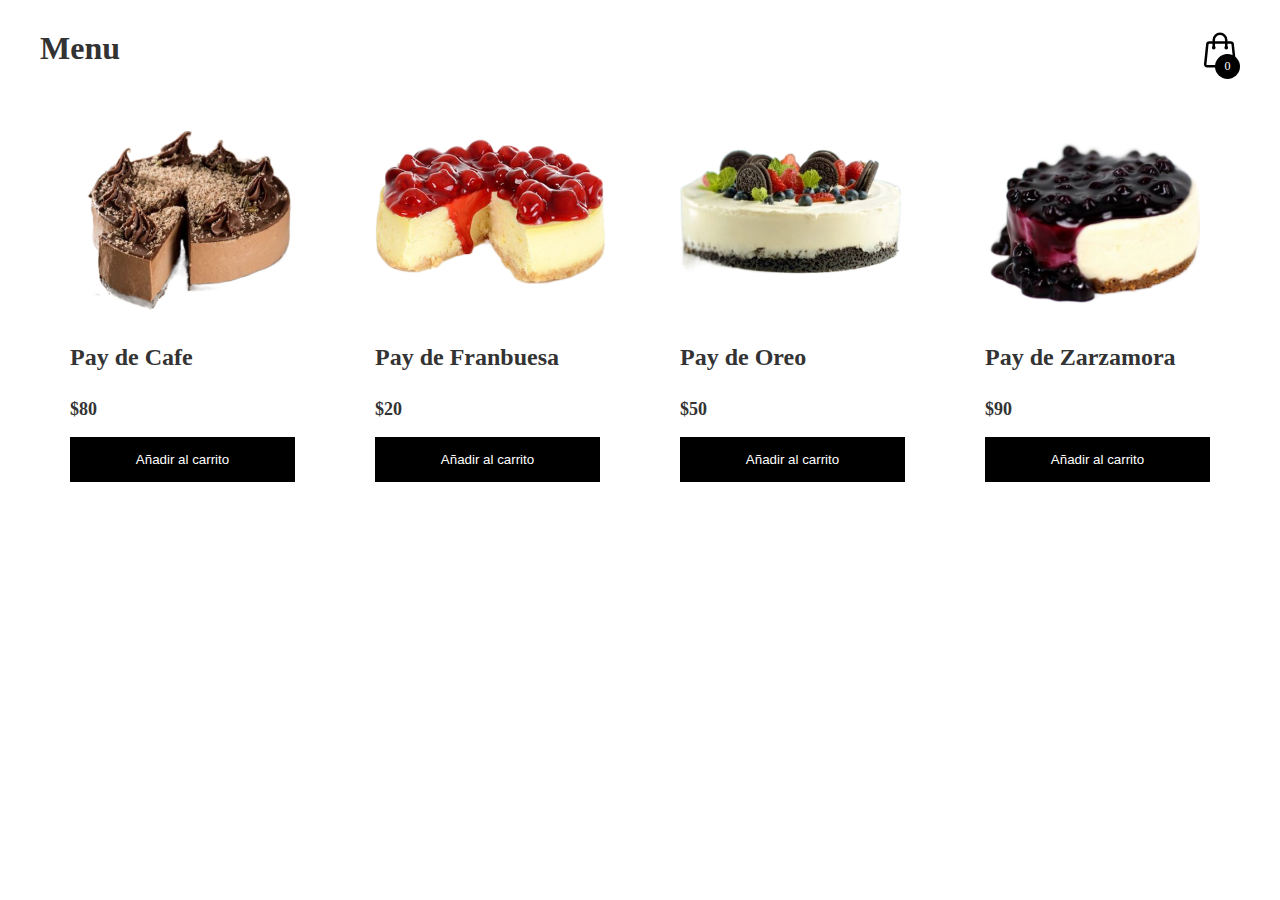
<file: pies.html>
<!DOCTYPE html>
<html lang="en">
	<head>
		<meta charset="UTF-8" />
		<meta http-equiv="X-UA-Compatible" content="IE=edge" />
		<meta
			name="viewport"
			content="width=device-width, initial-scale=1.0"
		/>
		
		<link rel="stylesheet" href="estilo.css" />
	</head>
	<body>
		<header>
			<h1>Menu</h1>

			<div class="container-icon">
				<div class="container-cart-icon">
					<svg
						xmlns="http://www.w3.org/2000/svg"
						fill="none"
						viewBox="0 0 24 24"
						stroke-width="1.5"
						stroke="currentColor"
						class="icon-cart"
					>
						<path
							stroke-linecap="round"
							stroke-linejoin="round"
							d="M15.75 10.5V6a3.75 3.75 0 10-7.5 0v4.5m11.356-1.993l1.263 12c.07.665-.45 1.243-1.119 1.243H4.25a1.125 1.125 0 01-1.12-1.243l1.264-12A1.125 1.125 0 015.513 7.5h12.974c.576 0 1.059.435 1.119 1.007zM8.625 10.5a.375.375 0 11-.75 0 .375.375 0 01.75 0zm7.5 0a.375.375 0 11-.75 0 .375.375 0 01.75 0z"
						/>
					</svg>
					<div class="count-products">
						<span id="contador-productos">0</span>
					</div>
				</div>

				<div class="container-cart-products hidden-cart">
					<div class="row-product hidden">
						<div class="cart-product">
							<div class="info-cart-product">
								<span class="cantidad-producto-carrito">1</span>
								<p class="titulo-producto-carrito">Zapatos Nike</p>
								<span class="precio-producto-carrito">$80</span>
							</div>
							<svg
								xmlns="http://www.w3.org/2000/svg"
								fill="none"
								viewBox="0 0 24 24"
								stroke-width="1.5"
								stroke="currentColor"
								class="icon-close"
							>
								<path
									stroke-linecap="round"
									stroke-linejoin="round"
									d="M6 18L18 6M6 6l12 12"
								/>
							</svg>
						</div>
					</div>

					<div class="cart-total hidden">
						<h3>Total:</h3>
						<span class="total-pagar">$200</span>
					</div>
					<p class="cart-empty">El carrito está vacío</p>
				</div>
			</div>
		</header>
		
				</figure>
<div class="container-items">
			<div class="item">
				<figure>
					<img
						src="images/cafe.png"
						alt="producto"
					/>
				</figure>
				<div class="info-product">
					<h2>Pay de Cafe</h2>
					<p class="price">$80</p>
					<button class="btn-add-cart">Añadir al carrito</button>
				</div>
			</div>
			<div class="item">
				<figure>
					<img
						src="images/fran.png"
						alt="producto"
					/>
				</figure>
				<div class="info-product">
					<h2>Pay de Franbuesa</h2>
					<p class="price">$20</p>
					<button class="btn-add-cart">Añadir al carrito</button>
				</div>
			</div>
			<div class="item">
				<figure>
					<img
						src="images/oreo.png"
						alt="producto"
					/>
				</figure>
				<div class="info-product">
					<h2>Pay de Oreo</h2>
					<p class="price">$50</p>
					<button class="btn-add-cart">Añadir al carrito</button>
				</div>
			</div>
			<div class="item">
				<figure>
					<img
						src="images/sar.png"
						alt="producto"
					/>
				</figure>
				<div class="info-product">
					<h2>Pay de Zarzamora</h2>
					<p class="price">$90</p>
					<button class="btn-add-cart">Añadir al carrito</button>
				</div>
			</div>


		<script src="fun.js"></script>
	</body>
</html>
</file>
<file: css/style.css>
@import url('https://fonts.googleapis.com/css2?family=Poppins:ital,wght@0,200;0,300;0,400;0,500;0,600;1,200;1,300;1,400&display=swap');


/*Globales*/
*,
*::before,
*::after {
    margin: 0;
    padding: 0;
    box-sizing: border-box;
}


html {
    font-family: 'Poppins', sans-serif;
    font-size: 10px;
    color: #000;
    scroll-behavior: smooth;
}

body {
    overflow-x: hidden;
}

section {
    padding: 3.9rem 0;
    overflow: hidden;
}

img {
    width: 100%;
    max-width: 100%;
}

a {
    text-decoration: none;
}

p {
    font-size: 1.6rem;
}

.containerr {
    width: 100%;
    max-width: 122.5rem;
    margin:  0 auto;
    padding: 0 2.4rem;
}

/*Header*/
header {
    width: 100%;
    position: absolute;
    top: 0;
    left: 0;
    z-index: 1;
    background-image: linear-gradient(to bottom, rgba(0,0,0,.5), transparent);
}
.nav {
    height: 7.2rem;
    display: flex;
    align-items: center;
    justify-content: center;
}

.menu-toggle {
    color: #fff;
    font-size: 2.2rem;
    position: absolute;
    top: 50%;
    transform: translateY(-50%);
    right: 2.5rem;
    cursor: pointer;
    z-index: 1500;
}

.fa-times {
    display: none;
}

.nav-list {
    list-style: none;
    position: fixed;
    top: 0;
    left: 0;
    width: 80%;
    height: 100vh;
    background-color: #252525;
    padding: 4.4rem;
    display: flex;
    flex-direction: column;
    justify-content: space-around;
    z-index: 1250;
    transform: translateX(-100%);
   
}

.nav::before {
    content: '';
    position: fixed;
    top: 0;
    left: 0;
    width: 100vw;
    height: 100vh;
    background-color: rgba(0, 0, 0, .8);
    z-index: 1000;
    opacity: 0;
    transform: scale(0);
    transition: opacity .5s;

}

.open .fa-times {
    display: block;
}

.open .fa-bars {
    display: none;
}

.open .nav-list {
    transform: translateX(0);
}
.open .nav::before{
    opacity: 1;
    transform: scale(1);
}

.logo {
    color: #fff;
    font-size: 2rem;
    font-weight: 600;
}

.nav-item {
    border-bottom: 2px solid rgba(255, 255, 255, .3);
}

.nav-link {
    display: block;
    color: #fff;
    text-transform: uppercase;
    font-size: 1.6rem;
    letter-spacing: 2px;
    margin-right: -2px;
}

.nav-link:hover {
    color: #3bcc75;
}

/*Hero*/


.hero {
    width: 100%;
    height: 98vh;
    background: url("../images/a.jpeg") center no-repeat;
    background-size: cover;
    display: flex;
    align-items: center;
    text-align: center;
}

.h2-sub {
    font-size: 3rem;
    font-family: 'Poppins', sans-serif;
    color: #99c5aa;
    font-weight: 600;
    line-height: .4;
}

.fil {
    text-transform: uppercase;
    font-size: 3rem;
}

.head {
    
    font-size: 3.7rem;
    font-family: 'Poppins', sans-serif;
    text-transform: uppercase;
    font-weight: 900;
    letter-spacing: .5rem;
}

.circle {
    font-size: 1.5rem;
    color: #3bcc75;
    margin: 0 1.6rem;
}

.he-des h5 {
    color: #fff;
    font-size: 1.4rem;
    font-weight: 100;
    text-transform: uppercase;
    margin-bottom: 1.2rem;
    letter-spacing: 3px;
    margin-right: -3px;
}

.btn {
    display: inline-block;
    text-transform: uppercase;
    letter-spacing: 2px;
    margin-right: -2px;
}

.cta-btn {
    font-size: 1.1rem;
    background-color: #ffc845;
    padding: 1.5rem 3rem;
    color: #fff;
    border-radius: .4rem;
}
.cta-btn:hover,
.cta-btn:focus {
    color: #fff;
    background-color: #3bcc75;
}


.global {
    text-align: center;
    margin-top: 3.9rem;
}

.dis-sto .global {
    margin-top: 6.9rem;
}

.global .circle {
    color: #3bcc75;
    margin: 2.4rem 0;
}

.hea-dark {
    color: #252525;
    letter-spacing: .7rem;
    margin-right: -.7rem;
}

.global .h2-sub {
    letter-spacing: -1px;
    line-height: .42;
}

.res-info {
    text-align: center;
}

.res-des {
    margin-bottom: 3rem;
}

.res-des p {
    line-height: 1.6;
    margin-bottom: 2.4rem
}




/*menu*/

.taste {
    background: url("../images/taste.jpg") center no-repeat;
    background-size: cover;
}

.bt {
    min-height: 65vh;
    display: flex;
    align-items: center;
}


/*platillos*/

.image-group {
    display: grid;
    grid-template-columns: repeat(2, 1fr);
    grid-gap: 1.5rem;
}

.disco .res-des {
    padding-top: 3rem;
    margin-bottom: 0;
}

.pb {
    background: url("../images/mini.jpg") center no-repeat;
    background-size: cover;
}


/*footer*/
footer {
    padding: 7.9rem 0;
    background-color: #121212;
    color: #fff;
    text-align: center;
    position: relative;
}

.footer-content {
    overflow: hidden;
}

.footer-content h4 {
    font-size: 1.9rem;
    text-transform: uppercase;
    font-weight: 100;
    letter-spacing: 3px;
    margin-bottom: 3rem;
}

.footer-content .circle{
    margin: 2.4rem 0;
}

.footer-content-about {
    margin-bottom: 5.4rem;
}

.footer-content-about p {
    line-height: 2;
}

.social-icons {
    list-style: none;
    margin-bottom: 5.4rem;
    display: flex;
    justify-content: center;
}

.social-icons i {
    font-size: 2rem;
    color: #3bcc75;
    padding: .8rem 2rem;
    
}

.social-icons i:hover,
.social-icons i:focus {
    color: #ffc845;
}

.news-form {
    width: 100%;
    position: relative;
    display: flex;
    justify-content: center;

}

.news-input {
    width: 100%;
    max-width: 25rem;
    padding: 1rem;
    border-radius: .4rem;
}
.news-btn {
    background: transparent;
    border: none;
    color: #252525;
    cursor: pointer;
    font-size: 1.6rem;
    padding: 1px .6rem;
    position: absolute;
    top: 30%;
    margin-left: 20.5rem;
}


@media screen and (min-width: 900px) {
    section {
        padding: 7.9rem;
    }

    .menu-toggle {
        display: none;
    }

    .nav {
        justify-content: space-between;
    }
    

    .nav-list {
        position: initial;
        width: initial;
        height: initial;
        background-color: transparent;
        padding: 0;
        justify-content: initial;
        flex-direction: row;
        transform: initial;
        transition: initial;
    }

    .nav-item {
        margin: 0 2.4rem;
    }
    .nav-item:last-child {
        margin-right: 0;
    }

    .nav-link {
        font-size: 1.3rem;
    }

    .active {
        position: relative;
    }
    .active::before {
        content: '';
        position: absolute;
        width: 100%;
        height: 2px;
        background-color: #fff;
        left: 0;
        bottom: -3px;
    }
    .h2-sub {
        font-size: 3rem;
    }

    .fil {
        font-size: 3rem;
    }
    .head {
        font-size: 4.7rem;
        letter-spacing: .8rem;
    }

    .res-info {
        display: flex;
        align-items: center;
    }

    .res-info > div {
        flex: 1;
    }


    .pad-rig {
        padding-right: 7rem;
    }

    .footer-content {
        max-width: 77.5rem;
        margin: auto;
    }


    .footer-content-about {
        max-width: 51.3rem;
        margin:  0 auto 5.4rem;
    }

    .footer-div{
        display: flex;
        justify-content: space-between;
    }

    .social-media,
    .news-form {
        width: 100%;
        max-width: 27.3rem;
        margin: 0 1rem;
    }

   .news-btn {
       margin-left: 7.5rem;
   }
    
}
.containerr {
	display: grid;
    width: 750px;
	gap: 3rem;
}
</file>
<file: css/menu.css>
@import url('https://fonts.googleapis.com/css2?family=Poppins:ital,wght@0,200;0,300;0,400;0,500;0,600;1,200;1,300;1,400&display=swap');


/*Globales*/
*,
*::before,
*::after {
    margin: 0;
    padding: 0;
    box-sizing: border-box;
}

.icon-cart{
    width: 40px;
    height: 40px;
    stroke: #000;
}

.icon-cart:hover{
    cursor: pointer;
}

img{
    max-width: 100%;
}

/* Header */
header{
    display: flex;
    justify-content: space-between;
    padding: 30px 0 40px 0;
}

.container-icon{
    position: relative;
}

.count-products{
    position: absolute;
    top: 55%;
    right: 0;

    background-color: #000;
    color: #fff;
    width: 25px;
    height: 25px;

    display: flex;
    justify-content: center;
    align-items: center;
    border-radius: 50%;
}

#contador-productos{
    font-size: 12px;
}

.container-cart-products{
    position: absolute;
    top: 50px;
    right: 0;

    background-color: #fff;
    width: 400px;
    z-index: 1;
    box-shadow: 0 10px 20px rgba(0, 0, 0, 0.20);
    border-radius: 10px;
    
}

.cart-product{
    display: flex;
    align-items: center;
    justify-content: space-between;
    padding: 30px;

    border-bottom: 1px solid rgba(0, 0, 0, 0.20);

}

.info-cart-product{
    display: flex;
    justify-content: space-between;
    flex: 0.8;
}

.titulo-producto-carrito{
    font-size: 20px;
}

.precio-producto-carrito{
    font-weight: 700;
    font-size: 20px;
    margin-left: 10px;
}

.cantidad-producto-carrito{
    font-weight: 400;
    font-size: 20px;
}

.icon-close{
    width: 25px;
    height: 25px;
}

.icon-close:hover{
    stroke: red;
    cursor: pointer;
}

.cart-total{
    display: flex;
    justify-content: center;
    align-items: center;
    padding: 20px 0;
    gap: 20px;
}

.cart-total h3{
    font-size: 20px;
    font-weight: 700;
}

.total-pagar{
    font-size: 20px;
    font-weight: 900;
}

.hidden-cart{
    display: none;
}




/* Main */
.container-items{
    display: grid;
    grid-template-columns: repeat(3, 1fr);
    gap: 20px;
}

.item{
    border-radius: 10px;
}

.item:hover{
    box-shadow: 0 10px 20px rgba(0, 0, 0, 0.20);
}

.item img{
    width: 100%;
    height: 300px;
    object-fit: cover;
    border-radius: 10px 10px 0 0;
    transition: all .5s;
}

.item figure{
    overflow: hidden;
}

.item:hover img{
    transform: scale(1.2);
}

.info-product{
    padding: 15px 30px;
    line-height: 2;
    display: flex;
    flex-direction: column;
    gap: 10px;
}

.price{
    font-size: 18px;
    font-weight: 900;
}

.btn-add-cart{
    border: none;
    background: none;
    background-color: #000;
    color: #fff;
    padding: 15px 10px;
    cursor: pointer;
}

.cart-empty{
    padding: 20px;
    text-align: center;
}


.hidden{
    display: none;
}

html {
    font-family: 'Poppins', sans-serif;
    font-size: 10px;
    color: #000;
    scroll-behavior: smooth;
}

body {
    overflow-x: hidden;
    
}

section {
    padding: 3.9rem 0;
    overflow: hidden;
}

img {
    width: 100%;
    max-width: 100%;
}

a {
    text-decoration: none;
}

p {
    font-size: 1.6rem;
}

.container {
    width: 100%;
    max-width: 122.5rem;
    margin:  0 auto;
    padding: 0 2.4rem;
}

/*Header*/
header {
    width: 100%;
    position: absolute;
    top: 0;
    left: 0;
    z-index: 1;
    background-image: linear-gradient(to bottom, rgba(0,0,0,.5), transparent);
}
.nav {
    height: 7.2rem;
    display: flex;
    align-items: center;
    justify-content: center;
}

.menu-toggle {
    color: #fff;
    font-size: 2.2rem;
    position: absolute;
    top: 50%;
    transform: translateY(-50%);
    right: 2.5rem;
    cursor: pointer;
    z-index: 1500;
}

.fa-times {
    display: none;
}

.nav-list {
    list-style: none;
    position: fixed;
    top: 0;
    left: 0;
    width: 80%;
    height: 100vh;
    background-color: #252525;
    padding: 4.4rem;
    display: flex;
    flex-direction: column;
    justify-content: space-around;
    z-index: 1250;
    transform: translateX(-100%);
   
}

.nav::before {
    content: '';
    position: fixed;
    top: 0;
    left: 0;
    width: 100vw;
    height: 100vh;
    background-color: rgba(0, 0, 0, .8);
    z-index: 1000;
    opacity: 0;
    transform: scale(0);
    transition: opacity .5s;

}

.open .fa-times {
    display: block;
}

.open .fa-bars {
    display: none;
}

.open .nav-list {
    transform: translateX(0);
}
.open .nav::before{
    opacity: 1;
    transform: scale(1);
}

.logo {
    color: #fff;
    font-size: 2rem;
    font-weight: 600;
}

.nav-item {
    border-bottom: 2px solid rgba(255, 255, 255, .3);
}

.nav-link {
    display: block;
    color: #fff;
    text-transform: uppercase;
    font-size: 1.6rem;
    letter-spacing: 2px;
    margin-right: -2px;
}

.nav-link:hover {
    color: #3bcc75;
}

/*Hero*/


.hero {
    width: 100%;
    height: 98vh;
    background: url("../images/a.jpeg") center no-repeat;
    background-size: cover;
    display: flex;
    align-items: center;
    text-align: center;
}

.h2-sub {
    font-size: 3rem;
    font-family: 'Poppins', sans-serif;
    color: #99c5aa;
    font-weight: 600;
    line-height: .4;
}

.fil {
    text-transform: uppercase;
    font-size: 3rem;
}

.head {
    
    font-size: 3.7rem;
    font-family: 'Poppins', sans-serif;
    text-transform: uppercase;
    font-weight: 900;
    letter-spacing: .5rem;
}

.circle {
    font-size: 1.5rem;
    color: #3bcc75;
    margin: 0 1.6rem;
}

.he-des h5 {
    color: #fff;
    font-size: 1.4rem;
    font-weight: 100;
    text-transform: uppercase;
    margin-bottom: 1.2rem;
    letter-spacing: 3px;
    margin-right: -3px;
}

.btn {
    display: inline-block;
    text-transform: uppercase;
    letter-spacing: 2px;
    margin-right: -2px;
}

.cta-btn {
    font-size: 1.1rem;
    background-color: #ffc845;
    padding: 1.5rem 3rem;
    color: #fff;
    border-radius: .4rem;
}
.cta-btn:hover,
.cta-btn:focus {
    color: #fff;
    background-color: #3bcc75;
}


.global {
    text-align: center;
    margin-top: 3.9rem;
}

.dis-sto .global {
    margin-top: 6.9rem;
}

.global .circle {
    color: #3bcc75;
    margin: 2.4rem 0;
}

.hea-dark {
    color: #252525;
    letter-spacing: .7rem;
    margin-right: -.7rem;
}

.global .h2-sub {
    letter-spacing: -1px;
    line-height: .42;
}

.res-info {
    text-align: center;
}

.res-des {
    margin-bottom: 3rem;
}

.res-des p {
    line-height: 1.6;
    margin-bottom: 2.4rem
}


/*menu*/

.taste {
    background: url("../images/taste.jpg") center no-repeat;
    background-size: cover;
}

.bt {
    min-height: 65vh;
    display: flex;
    align-items: center;
}


/*platillos*/

.image-group {
    display: grid;
    grid-template-columns: repeat(2, 1fr);
    grid-gap: 1.5rem;
}

.disco .res-des {
    padding-top: 3rem;
    margin-bottom: 0;
}

.pb {
    background: url("../images/mini.jpg") center no-repeat;
    background-size: cover;
}


/*footer*/
footer {
    padding: 7.9rem 0;
    background-color: #121212;
    color: #fff;
    text-align: center;
    position: relative;
}

.footer-content {
    overflow: hidden;
}

.footer-content h4 {
    font-size: 1.9rem;
    text-transform: uppercase;
    font-weight: 100;
    letter-spacing: 3px;
    margin-bottom: 3rem;
}

.footer-content .circle{
    margin: 2.4rem 0;
}

.footer-content-about {
    margin-bottom: 5.4rem;
}

.footer-content-about p {
    line-height: 2;
}

.social-icons {
    list-style: none;
    margin-bottom: 5.4rem;
    display: flex;
    justify-content: center;
}

.social-icons i {
    font-size: 2rem;
    color: #3bcc75;
    padding: .8rem 2rem;
    
}

.social-icons i:hover,
.social-icons i:focus {
    color: #ffc845;
}

.news-form {
    width: 100%;
    position: relative;
    display: flex;
    justify-content: center;

}

.news-input {
    width: 100%;
    max-width: 25rem;
    padding: 1rem;
    border-radius: .4rem;
}
.news-btn {
    background: transparent;
    border: none;
    color: #252525;
    cursor: pointer;
    font-size: 1.6rem;
    padding: 1px .6rem;
    position: absolute;
    top: 30%;
    margin-left: 20.5rem;
}

@media screen and (min-width: 900px) {

    section {
        padding: 7.9rem;
    }

    .menu-toggle {
        display: none;
    }

    .nav {
        justify-content: space-between;
    }

    .nav-list {
        position: initial;
        width: initial;
        height: initial;
        background-color: transparent;
        padding: 0;
        justify-content: initial;
        flex-direction: row;
        transform: initial;
        transition: initial;
    }

    .nav-item {
        margin: 0 2.4rem;
    }

    .nav-item:last-child {
        margin-right: 0;
    }

    .nav-link {
        font-size: 1.3rem;
    }

    .active {
        position: relative;
    }
    .active::before {
        content: '';
        position: absolute;
        width: 100%;
        height: 2px;
        background-color: #fff;
        left: 0;
        bottom: -3px;
    }

    .h2-sub {
        font-size: 3rem;
    }

    .fil {
        font-size: 3rem;
    }
    .head {
        font-size: 4.7rem;
        letter-spacing: .8rem;
    }

    .res-info {
        display: flex;
        align-items: center;
    }

    .res-info > div {
        flex: 1;
    }

    .pad-rig {
        padding-right: 7rem;
    }

    .footer-content {
        max-width: 77.5rem;
        margin: auto;
    }

    .footer-content-about {
        max-width: 51.3rem;
        margin:  0 auto 5.4rem;
    }

    .footer-div{
        display: flex;
        justify-content: space-between;
    }

    .social-media,
    .news-form {
        width: 100%;
        max-width: 27.3rem;
        margin: 0 1rem;
    }

   .news-btn {
       margin-left: 7.5rem;
   }
    
}
.container {
	display: grid;
	width: 750px;
	gap: 3rem;
}


.productos {
	background-color: #fff;
	padding: 2rem 3rem;
	border-radius: 0.5rem;
	cursor: pointer;
	box-shadow: 0 0 2px rgba(0, 0, 0, 0.1);
}
.container-img {
	position: relative;
}

.container-img img {
	width: 50%;
}
.container-img .discount {
	position: absolute;
	left: 0;
	background-color: var(--primary-color);
	color: #fff;
	padding: 2px 1.2rem;
	border-radius: 1rem;
	font-size: 1.2rem;
}
.productos:hover .discount {
	background-color: #000;
}
.button{
	display: flex;
	flex-direction: column;
	gap: 1rem;

	position: absolute;
	top: 0;
	right: -3rem;
	z-index: -1;
	transition: all 0.4s ease;
}
.button span {
	border: 1px solid var(--primary-color);
	padding: 0.8rem;

	display: flex;
	align-items: center;
	justify-content: center;
	border-radius: 50%;
	cursor: pointer;
	transition: all 0.4s ease;
}
.button span:hover {
	background-color: var(--primary-color);
}
.button span i {
	font-size: 1.5rem;
	color: var(--primary-color);
}
.button span:hover i {
	color: #fff;
}
.productos:hover .button  {
	z-index: 0;
	right: -1rem;
}
.contenido {
	display: grid;
	justify-items: center;
	grid-template-columns: 1fr 1fr;
	grid-template-rows: repeat(4, min-content);
	row-gap: 1rem;
}
.contenido h3 {
	grid-row: 2/3;
	grid-column: 1/-1;

	font-weight: 400;
	font-size: 1.6rem;
	margin-bottom: 1rem;
	cursor: pointer;
}
.contenido h3:hover {
	color: var(--primary-color);
}

.add-cart {
	justify-self: start;
	border: 2px solid var(--primary-color);
	padding: 1rem;
	border-radius: 50%;
	cursor: pointer;
	transition: all 0.4s ease;

	display: flex;
	align-items: center;
	justify-content: center;
}

.add-cart:hover {
	background-color: var(--primary-color);
}

.add-cart i {
	font-size: 1.5rem;
	color: var(--primary-color);
}

.add-cart:hover i {
	color: #fff;
}


.contenido .price {
	justify-self: end;
	align-self: center;

	font-size: 1.7rem;
	font-weight: 600;
}
.contenido .price span {
	font-size: 1.5rem;
	font-weight: 400;
	text-decoration: line-through;
	color: #777;
	margin-left: 0.5rem;
}
.texto
	{
		
		display: inline-block;
		vertical-align: top;
        text-align: center;
        padding: 45px;
				

	}
    .panel {
        position: relative;
      }
      
      .panel-content {
        
        width:350px; /* Ajusta según sea necesario */
        background-color: #fff;
        border: 1px solid black;
        padding: 10px;
        z-index: 5;

      }
      
      .panel-content.active {
        display: block;
      }
      
      .totalprice {
        color: black;
      }
</file>
<file: estilo.css>
*::after,
*::before,
*{
    margin: 0;
    padding: 0;
    box-sizing: border-box;
}

body{
    margin: 0 auto;
    max-width: 1200px;
    font-family: 'Lato';
    color: #333;
}

.icon-cart{
    width: 40px;
    height: 40px;
    stroke: #000;
}

.icon-cart:hover{
    cursor: pointer;
}

img{
    max-width: 100%;
}

/* Header */
header{
    display: flex;
    justify-content: space-between;
    padding: 30px 0 40px 0;
}

.container-icon{
    position: relative;
}

.count-products{
    position: absolute;
    top: 55%;
    right: 0;

    background-color: #000;
    color: #fff;
    width: 25px;
    height: 25px;

    display: flex;
    justify-content: center;
    align-items: center;
    border-radius: 50%;
}

#contador-productos{
    font-size: 12px;
}

.container-cart-products{
    position: absolute;
    top: 50px;
    right: 0;

    background-color: #fff;
    width: 400px;
    z-index: 1;
    box-shadow: 0 10px 20px rgba(0, 0, 0, 0.20);
    border-radius: 10px;
    
}

.cart-product{
    display: flex;
    align-items: center;
    justify-content: space-between;
    padding: 30px;

    border-bottom: 1px solid rgba(0, 0, 0, 0.20);

}

.info-cart-product{
    display: flex;
    justify-content: space-between;
    flex: 0.8;
}

.titulo-producto-carrito{
    font-size: 20px;
}

.precio-producto-carrito{
    font-weight: 700;
    font-size: 20px;
    margin-left: 10px;
}

.cantidad-producto-carrito{
    font-weight: 400;
    font-size: 20px;
}

.icon-close{
    width: 25px;
    height: 25px;
}

.icon-close:hover{
    stroke: red;
    cursor: pointer;
}

.cart-total{
    display: flex;
    justify-content: center;
    align-items: center;
    padding: 20px 0;
    gap: 20px;
}

.cart-total h3{
    font-size: 20px;
    font-weight: 700;
}

.total-pagar{
    font-size: 20px;
    font-weight: 900;
}

.hidden-cart{
    display: none;
}




/* Main */
.container-items{
    display: grid;
    grid-template-columns: repeat(4, 1fr);
    gap: 20px;
}

.item{
    border-radius: 10px;
}

.item:hover{
    box-shadow: 0 5px 10px rgba(0, 0, 0, 0.10);
}

.item img{
    width: 700%;
    height: 200px;
    object-fit: cover;
    border-radius: 10px 10px 0 0;
    transition: all .5s;
}

.item figure{
    overflow: hidden;
}

.item:hover img{
    transform: scale(0.5);
}

.info-product{
    padding: 15px 30px;
    line-height: 2;
    display: flex;
    flex-direction: column;
    gap: 10px;
}

.price{
    font-size: 18px;
    font-weight: 900;
}

.info-product button{
    border: none;
    background: none;
    background-color: #000;
    color: #fff;
    padding: 15px 10px;
    cursor: pointer;
}

.cart-empty{
    padding: 20px;
    text-align: center;
}


.hidden{
    display: none;
}
</file>
